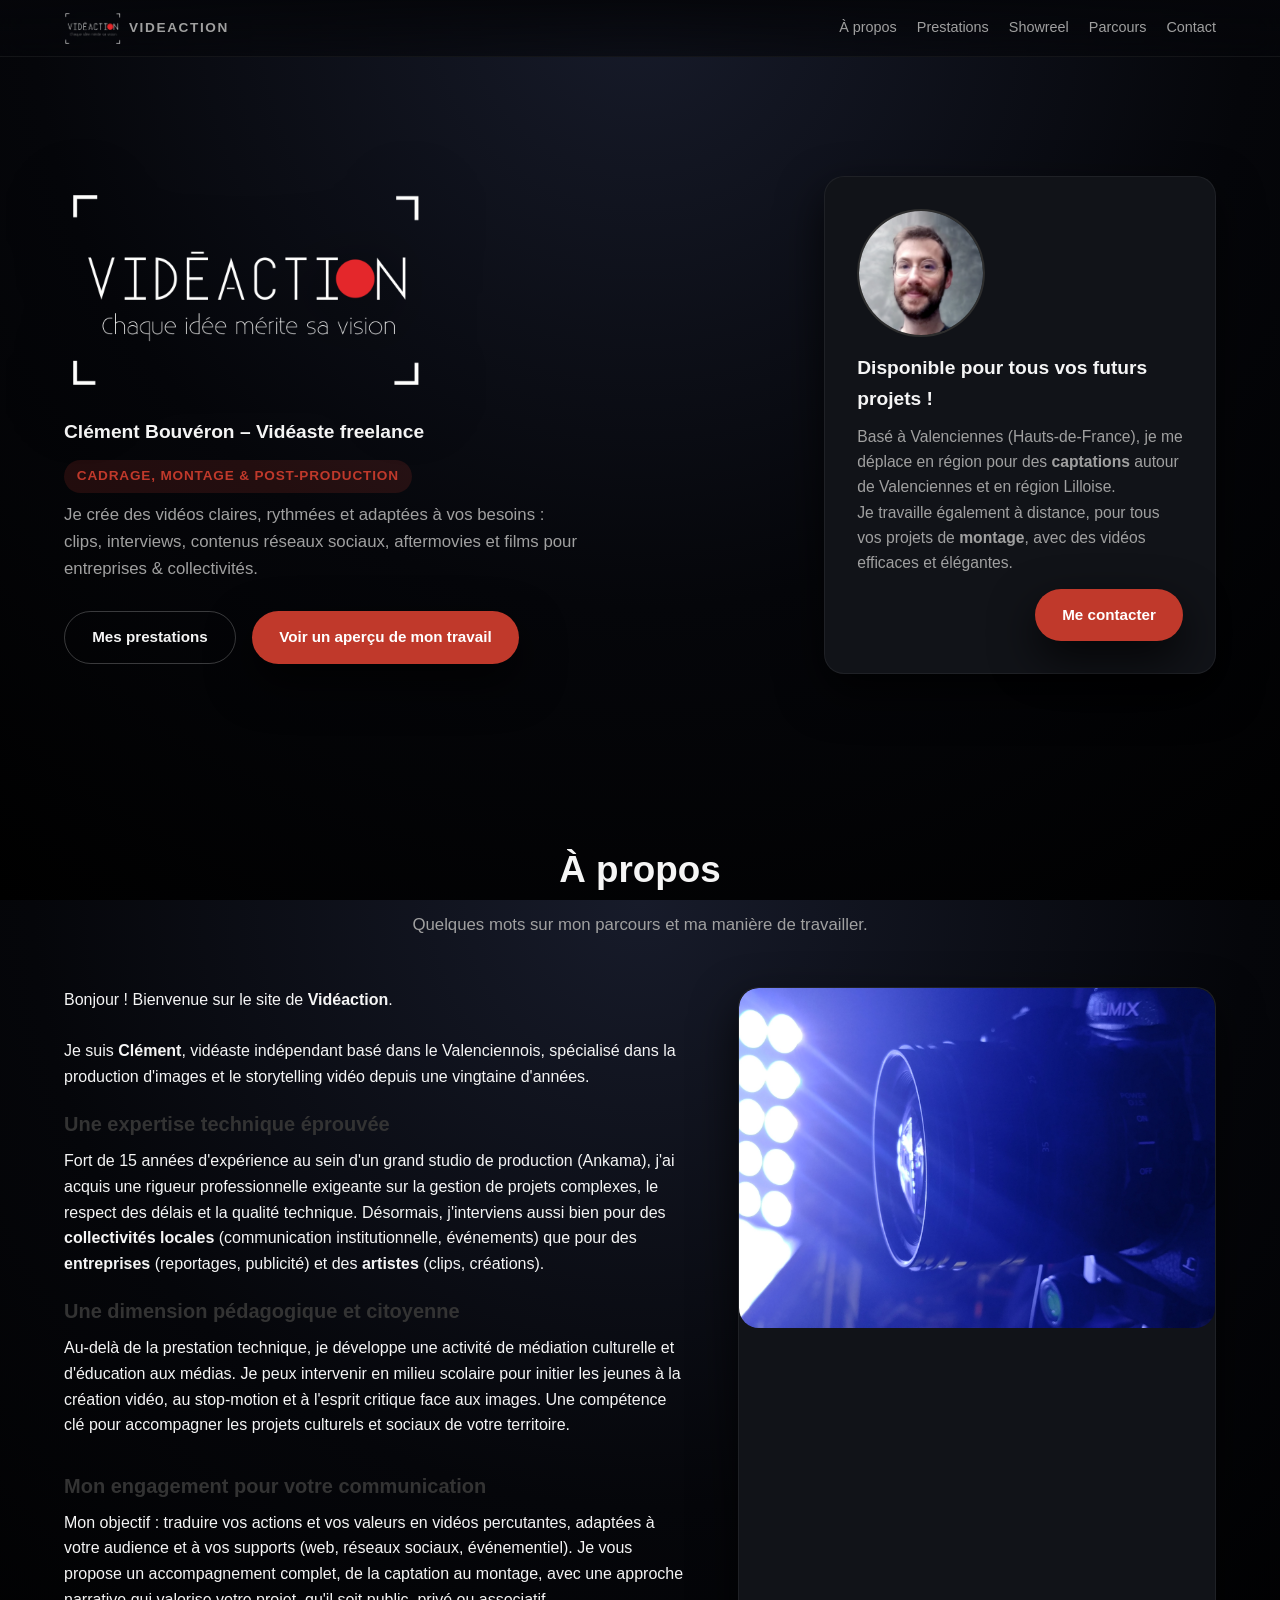
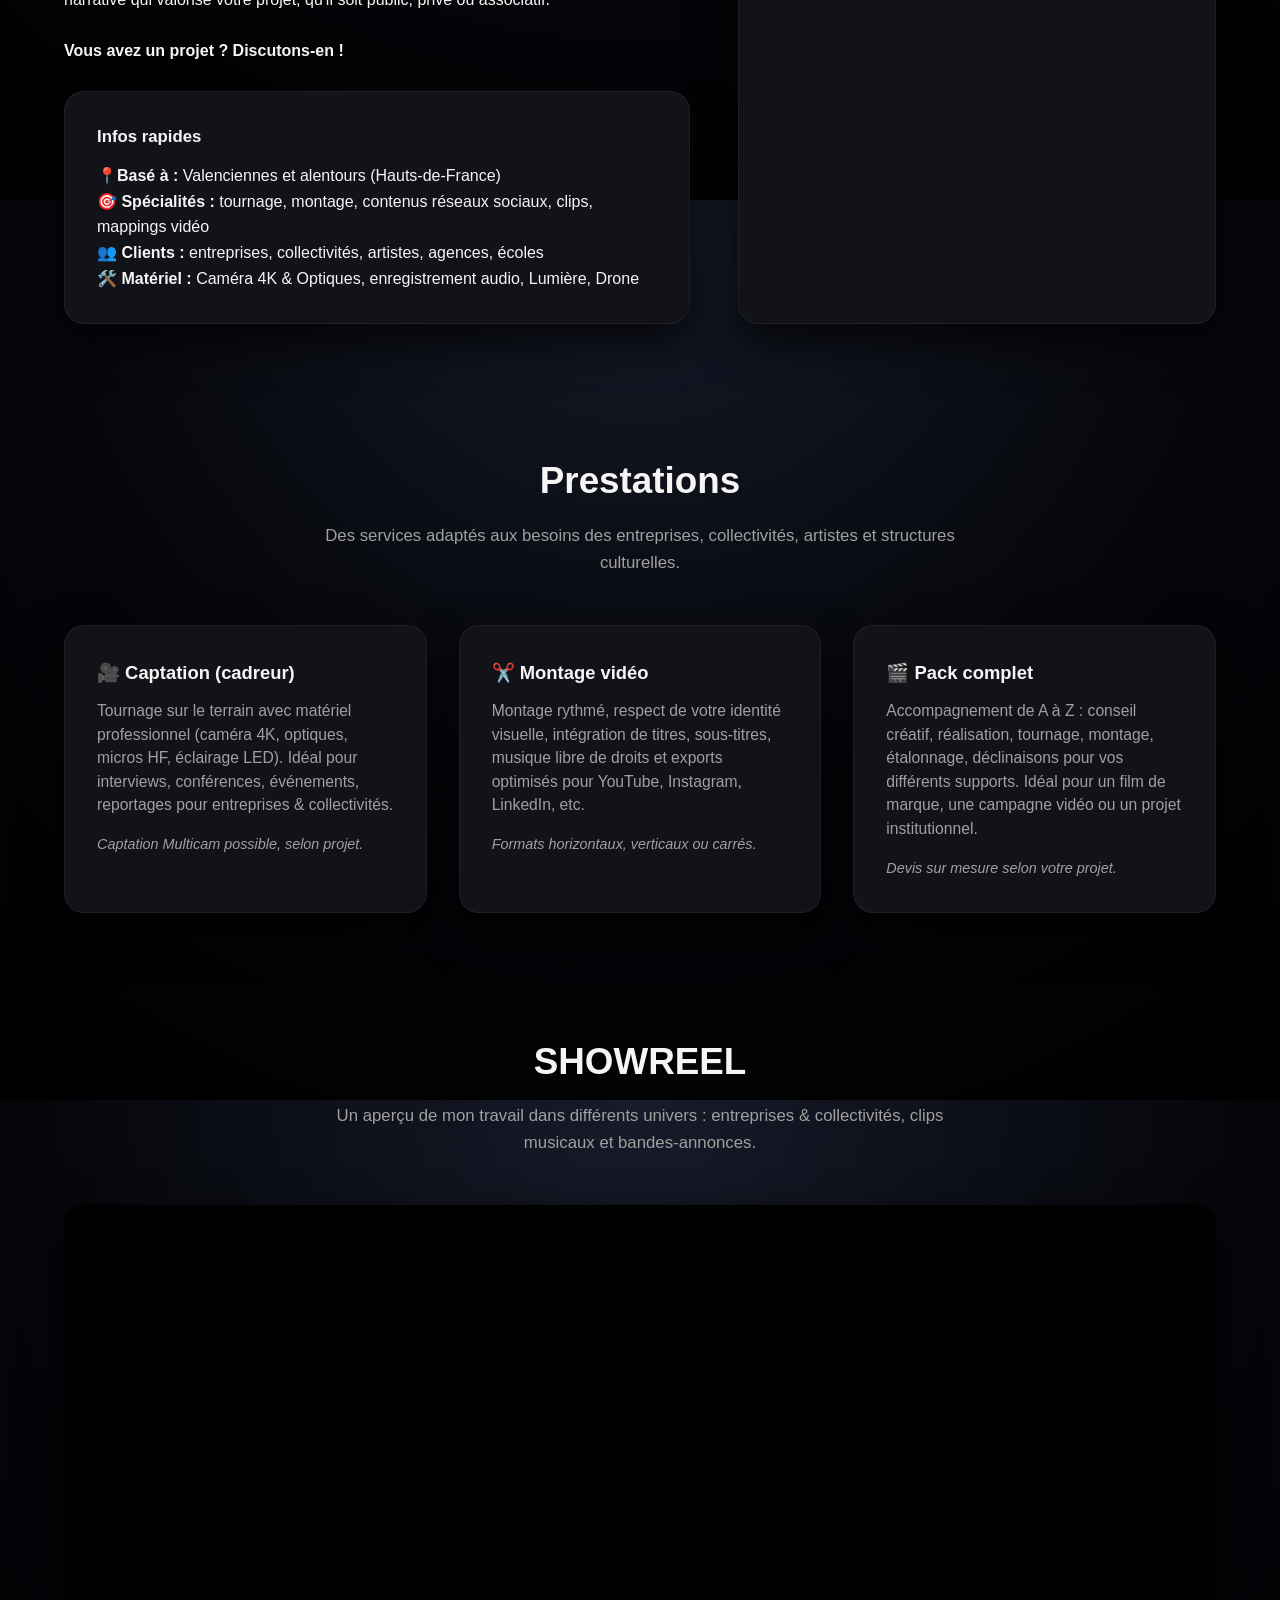
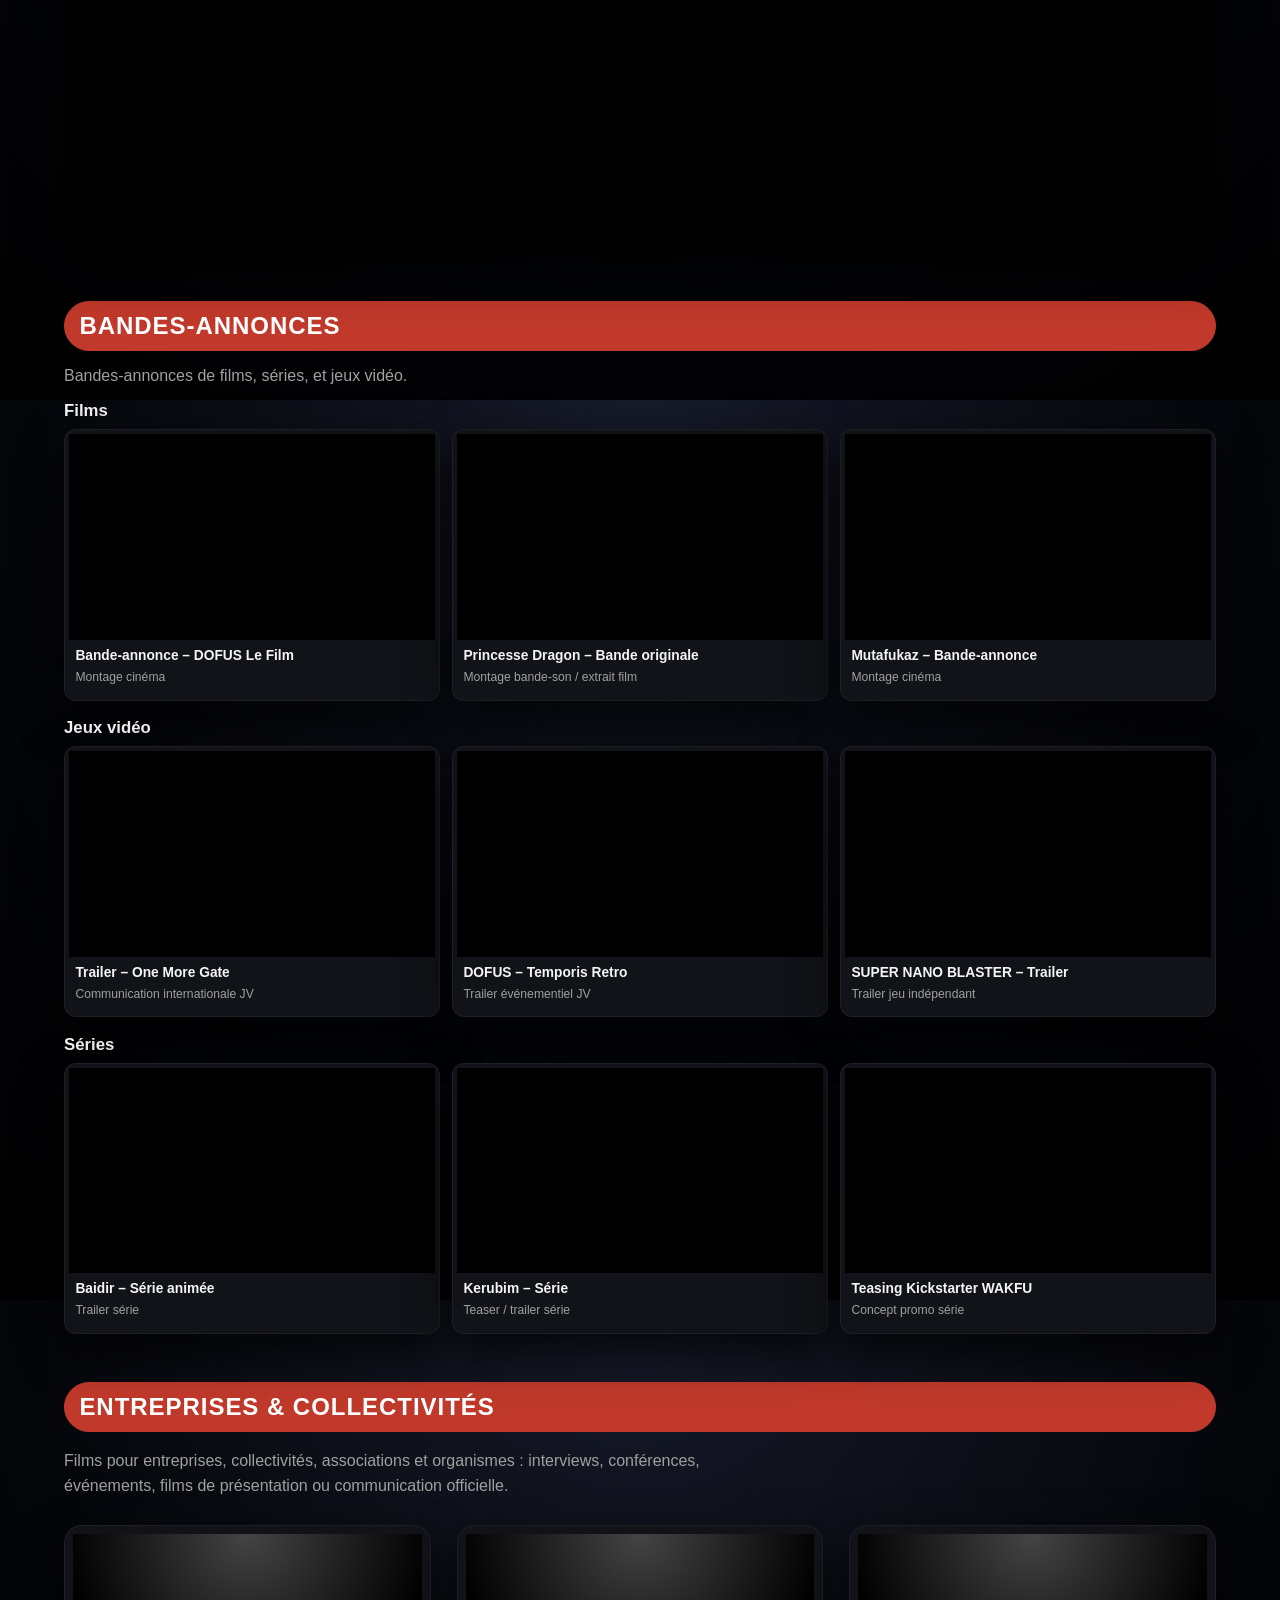
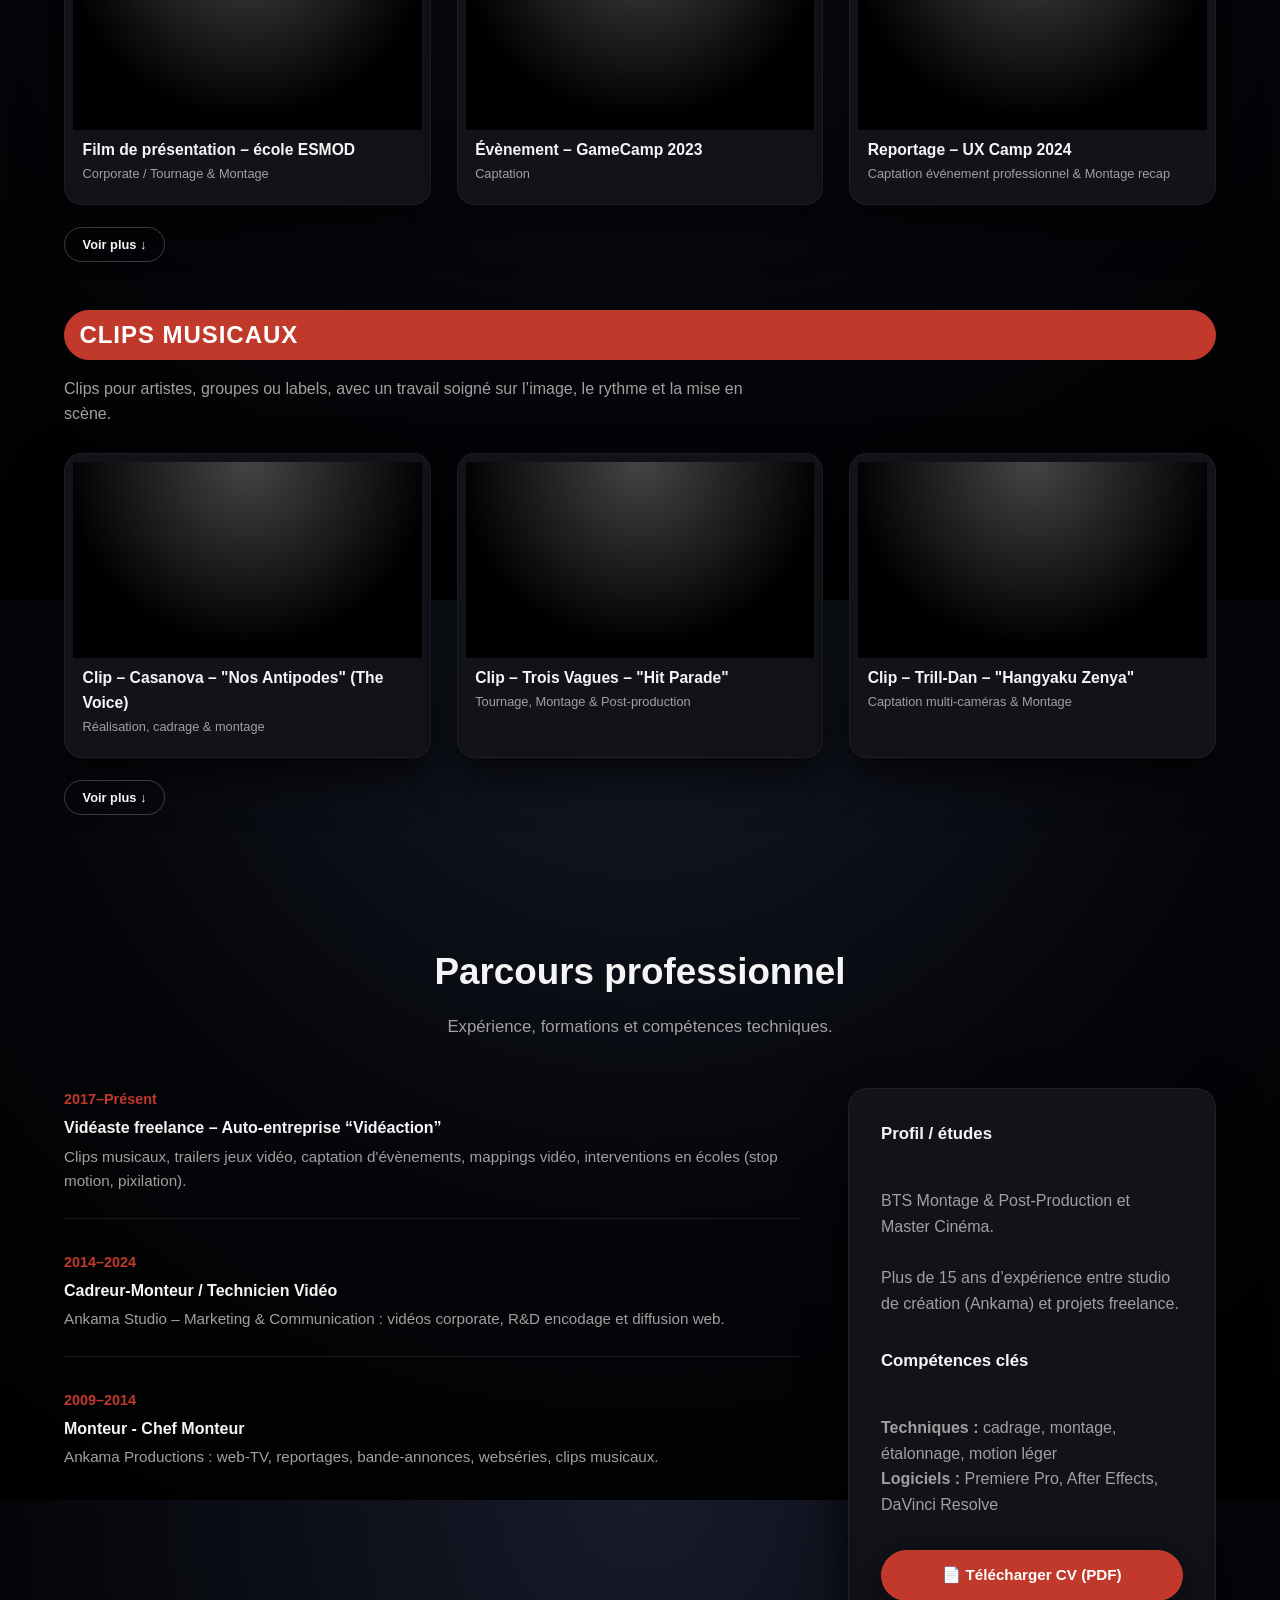
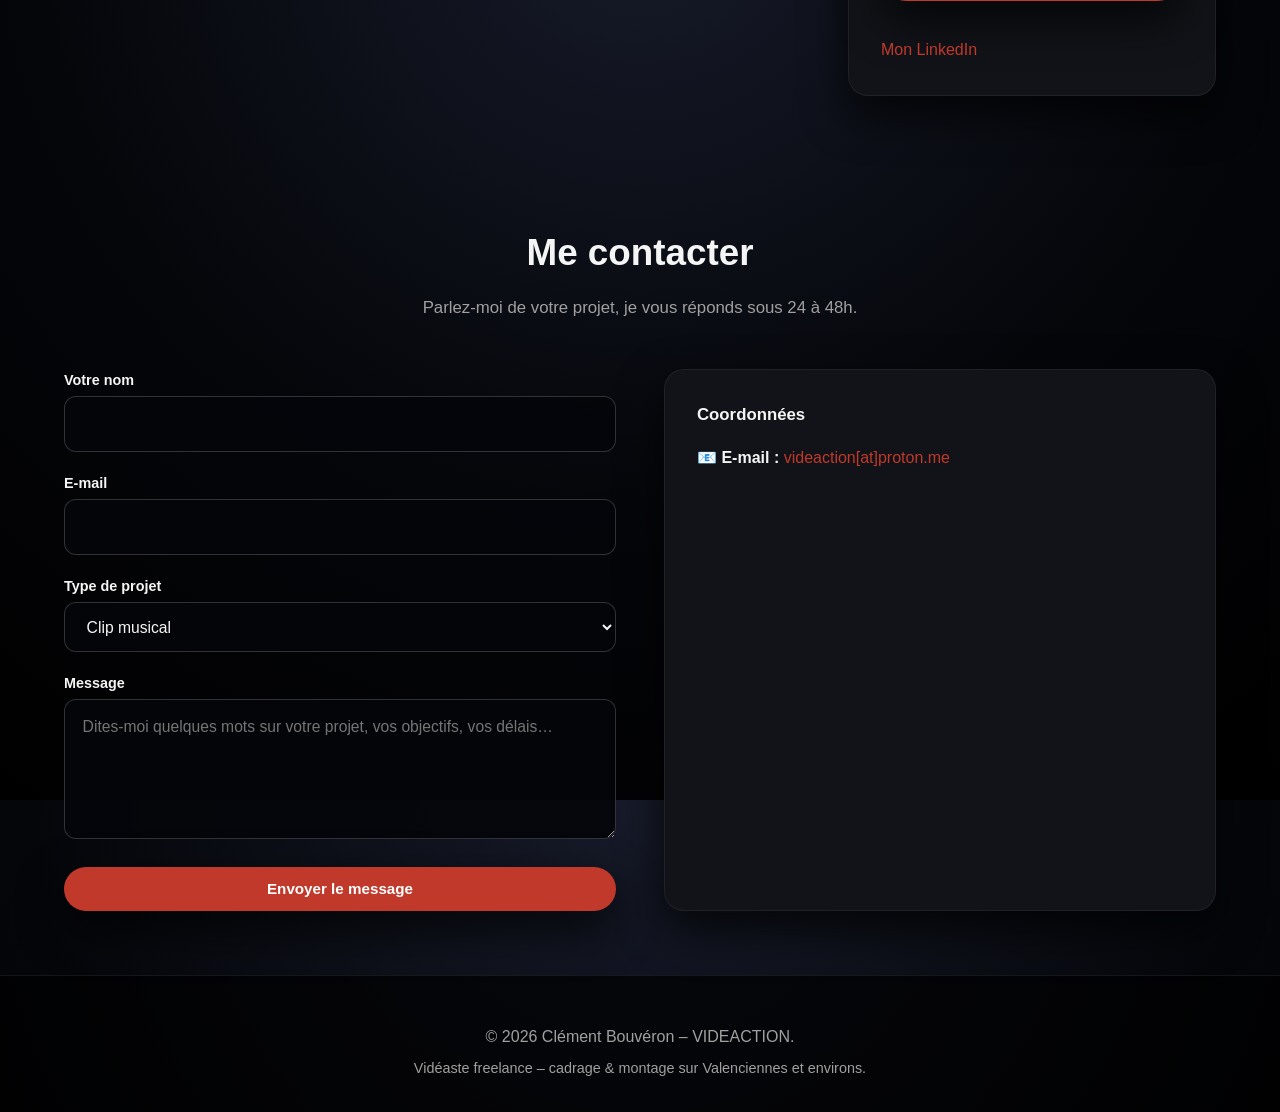
<file: index.html>
<!DOCTYPE html>
<html lang="fr">
<head>
  <meta charset="UTF-8">
  <title>Clément Bouvéron – Vidéaste freelance (cadreur & monteur)</title>
  <meta name="viewport" content="width=device-width, initial-scale=1">
  <meta name="description" content="Clément Bouvéron, vidéaste freelance spécialisé en cadrage et montage, basé à Valenciennes. Showreel, prestations, CV et contact.">

  <!-- Open Graph -->
  <meta property="og:title" content="Clément Bouvéron – Vidéaste freelance (cadreur & monteur)">
  <meta property="og:description" content="Vidéaste freelance basé à Valenciennes : clips, corporate, aftermovies, bandes-annonces. Showreel, prestations et contact.">
  <meta property="og:type" content="website">
  <meta property="og:image" content="logo-videaction.png">
  <meta property="og:url" content="https://videaction.github.io/">

  <link rel="icon" href="data:image/svg+xml,<svg xmlns='http://www.w3.org/2000/svg' viewBox='0 0 100 100'><text y='.9em' font-size='90'>🎥</text></svg>'">

  <!-- Wistia player global -->
  <script src="https://fast.wistia.com/player.js" async></script>

  <!-- Données structurées Person (SEO local) -->
  <script type="application/ld+json">
  {
    "@context": "https://schema.org",
    "@type": "Person",
    "name": "Clément Bouvéron",
    "jobTitle": "Vidéaste freelance",
    "address": {
      "@type": "PostalAddress",
      "addressLocality": "Valenciennes",
      "addressRegion": "Hauts-de-France",
      "addressCountry": "FR"
    }
  }
  </script>

  <!-- CSS externalisé -->
  <link rel="stylesheet" href="styles.css">
</head>

<body id="top">
  <!-- HEADER -->
  <div class="site-header">
    <div class="site-header-inner">
      <div class="logo-block">
        <a href="#top" class="logo-link">
          <img src="logo-videaction.png" alt="Logo VIDEACTION - Clément Bouvéron vidéaste" class="logo-img">
          <span class="logo-text">VIDEACTION</span>
        </a>
      </div>
      <nav class="main-nav" aria-label="Navigation principale">
        <a href="#about">À propos</a>
        <a href="#services">Prestations</a>
        <a href="#showreel">Showreel</a>
        <a href="#cv">Parcours</a>
        <a href="#contact">Contact</a>
      </nav>
    </div>
  </div>

  <!-- HERO -->
  <header>
    <div class="container">
      <div class="hero">
        <div>
          <div class="hero-logo-large">
            <a href="#top">
              <img src="logo-videaction.png" alt="Logo VIDEACTION - Clément Bouvéron vidéaste" class="hero-logo-img">
            </a>
          </div>
          <div class="hero-name-tag-row">
            <p class="hero-subtitle-name">Clément Bouvéron – Vidéaste freelance</p>
          </div>
          <p class="role-tag">Cadrage, Montage &amp; Post-Production</p>
          <p class="hero-subtitle">
            Je crée des vidéos claires, rythmées et adaptées à vos besoins : clips, interviews, contenus réseaux sociaux, aftermovies et films pour entreprises & collectivités.
          </p>
          <div class="hero-buttons">
            <a href="#services" class="btn btn-secondary">Mes prestations</a>
            <a href="#showreel" class="btn btn-primary">Voir un aperçu de mon travail</a>
          </div>
        </div>

        <div class="card profile-card">
          <div class="profile-photo-wrapper">
            <img src="photo-clement.png" alt="Portrait de Clément Bouvéron, vidéaste" class="profile-photo">
          </div>
          <div class="profile-text-and-cta">
            <div>
              <h2 class="profile-title">Disponible pour tous vos futurs projets !</h2>
              <p class="profile-intro">
                Basé à Valenciennes (Hauts-de-France), je me déplace en région pour des <strong>captations</strong> autour de Valenciennes et en région Lilloise.<br>
                Je travaille également à distance, pour tous vos projets de <strong>montage</strong>, avec des vidéos efficaces et élégantes.
              </p>
            </div>
            <a href="#contact" class="btn btn-primary profile-cta-btn">Me contacter</a>
          </div>
        </div>
      </div>
    </div>
  </header>

  <main>
    <!-- À propos -->
    <section id="about">
      <div class="container">
        <h2 class="section-title">À propos</h2>
        <p class="section-subtitle">
          Quelques mots sur mon parcours et ma manière de travailler.
        </p>
        <div class="about-grid">
          <div>
            <!-- Début du bloc de style pour la mise en forme -->
<style>
  .intro-section p {
    margin-bottom: 1.2rem; /* Espace entre les paragraphes normaux */
    line-height: 1.6; /* Meilleure lisibilité */
  }
  .intro-title {
    display: block; /* Force le titre à aller à la ligne */
    font-size: 1.25em; /* Titre plus gros que le texte normal */
    font-weight: 700; /* Gras renforcé */
    margin-bottom: 0.5rem; /* Espace entre le titre et le texte qui suit */
    color: #333; /* Couleur légèrement plus foncée (optionnel) */
  }
  .intro-last {
    margin-top: 2rem; /* Grand espace avant le dernier paragraphe */
    font-weight: 500; /* Légèrement plus gras pour la conclusion */
  }
</style>
<!-- Fin du bloc de style -->

<div class="intro-section">
  <p>
    Bonjour ! Bienvenue sur le site de <strong>Vidéaction</strong>.<br><br>
    Je suis <strong>Clément</strong>, vidéaste indépendant basé dans le Valenciennois, spécialisé dans la production d'images et le storytelling vidéo depuis une vingtaine d'années.
  </p>

  <p>
    <span class="intro-title">Une expertise technique éprouvée</span>
    Fort de 15 années d'expérience au sein d'un grand studio de production (Ankama), j'ai acquis une rigueur professionnelle exigeante sur la gestion de projets complexes, le respect des délais et la qualité technique. Désormais, j'interviens aussi bien pour des <strong>collectivités locales</strong> (communication institutionnelle, événements) que pour des <strong>entreprises</strong> (reportages, publicité) et des <strong>artistes</strong> (clips, créations).
  </p>

  <p>
    <span class="intro-title">Une dimension pédagogique et citoyenne</span>
    Au-delà de la prestation technique, je développe une activité de médiation culturelle et d'éducation aux médias. Je peux intervenir en milieu scolaire pour initier les jeunes à la création vidéo, au stop-motion et à l'esprit critique face aux images. Une compétence clé pour accompagner les projets culturels et sociaux de votre territoire.
  </p>

  <p class="intro-last">
    <span class="intro-title">Mon engagement pour votre communication</span>
    Mon objectif : traduire vos actions et vos valeurs en vidéos percutantes, adaptées à votre audience et à vos supports (web, réseaux sociaux, événementiel). Je vous propose un accompagnement complet, de la captation au montage, avec une approche narrative qui valorise votre projet, qu'il soit public, privé ou associatif.<br><br>
    <strong>Vous avez un projet ? Discutons-en !</strong>
  </p>
</div>
</p>
            <div class="card about-infos-card">
              <p class="about-infos-title">Infos rapides</p>
              <p><strong>📍Basé à :</strong> Valenciennes et alentours (Hauts-de-France)</p>
              <p><strong>🎯 Spécialités :</strong> tournage, montage, contenus réseaux sociaux, clips, mappings vidéo</p>
              <p><strong>👥 Clients :</strong> entreprises, collectivités, artistes, agences, écoles</p>
              <p><strong>🛠️ Matériel :</strong> Caméra 4K &amp; Optiques, enregistrement audio, Lumière, Drone</p>
            </div>
          </div>

          <div class="card about-photo-card">
            <div class="about-photo-wrapper">
              <img src="photo-tournage.jpg" alt="Clément Bouvéron en tournage vidéo" class="about-photo">
            </div>
          </div>
        </div>
      </div>
    </section>

    <!-- Prestations -->
    <section id="services">
      <div class="container">
        <h2 class="section-title">Prestations</h2>
        <p class="section-subtitle">
          Des services adaptés aux besoins des entreprises, collectivités, artistes et structures culturelles.
        </p>

        <div class="services-grid">
          <div class="card">
            <p class="service-title">🎥 Captation (cadreur)</p>
            <p class="service-desc">
              Tournage sur le terrain avec matériel professionnel (caméra 4K, optiques, micros HF, éclairage LED).
              Idéal pour interviews, conférences, événements, reportages pour entreprises &amp; collectivités.
            </p>
            <p class="service-meta">Captation Multicam possible, selon projet.</p>
          </div>

          <div class="card">
            <p class="service-title">✂️ Montage vidéo</p>
            <p class="service-desc">
              Montage rythmé, respect de votre identité visuelle, intégration de titres, sous-titres, musique libre de droits et exports optimisés pour YouTube, Instagram, LinkedIn, etc.
            </p>
            <p class="service-meta">Formats horizontaux, verticaux ou carrés.</p>
          </div>

          <div class="card">
            <p class="service-title">🎬 Pack complet</p>
            <p class="service-desc">
              Accompagnement de A à Z : conseil créatif, réalisation, tournage, montage, étalonnage, déclinaisons pour vos différents supports.
              Idéal pour un film de marque, une campagne vidéo ou un projet institutionnel.
            </p>
            <p class="service-meta">Devis sur mesure selon votre projet.</p>
          </div>
        </div>
      </div>
    </section>

    <!-- Showreel + Projets -->
    <section id="showreel">
      <div class="container">
        <h2 class="section-title">SHOWREEL</h2>
        <p class="section-subtitle">
          Un aperçu de mon travail dans différents univers : entreprises &amp; collectivités, clips musicaux et bandes-annonces.
        </p>

        <!-- Showreel Wistia -->
        <div class="video-wrapper">
          <script src="https://fast.wistia.com/embed/cf88q5fgww.js" defer type="module"></script>
          <wistia-player media-id="cf88q5fgww" aspect="1.7777777777777777"></wistia-player>
        </div>

        <!-- Bandes-annonces -->
        <h3 class="showreel-subsection-title">Bandes-annonces</h3>
        <p class="ba-subtitle">Bandes-annonces de films, séries, et jeux vidéo.</p>

        <!-- Films -->
        <h4 class="ba-subheading">Films</h4>
        <div class="projects-grid ba-grid">
          <div class="project-card ba-card">
            <div class="project-thumb yt-thumb">
              <div class="thumb-image" style="background-image:url('https://img.youtube.com/vi/8IN7a0GNNJw/hqdefault.jpg');"></div>
              <div class="thumb-play">▶</div>
            </div>
            <div class="project-body">
              <p class="project-title">Bande-annonce – DOFUS Le Film</p>
              <p class="project-type">Montage cinéma</p>
            </div>
          </div>

          <div class="project-card ba-card">
            <div class="project-thumb yt-thumb">
              <div class="thumb-image" style="background-image:url('https://img.youtube.com/vi/_SoUNNF11pw/hqdefault.jpg');"></div>
              <div class="thumb-play">▶</div>
            </div>
            <div class="project-body">
              <p class="project-title">Princesse Dragon – Bande originale</p>
              <p class="project-type">Montage bande-son / extrait film</p>
            </div>
          </div>

          <div class="project-card ba-card">
            <div class="project-thumb yt-thumb">
              <div class="thumb-image" style="background-image:url('https://img.youtube.com/vi/TXgVY7IVljM/hqdefault.jpg');"></div>
              <div class="thumb-play">▶</div>
            </div>
            <div class="project-body">
              <p class="project-title">Mutafukaz – Bande-annonce</p>
              <p class="project-type">Montage cinéma</p>
            </div>
          </div>
        </div>

        <!-- Jeux vidéo -->
        <h4 class="ba-subheading ba-subheading--spaced">Jeux vidéo</h4>
        <div class="projects-grid ba-grid">
          <div class="project-card ba-card">
            <div class="project-thumb yt-thumb">
              <div class="thumb-image" style="background-image:url('https://img.youtube.com/vi/Ic3_MAQ77u0/hqdefault.jpg');"></div>
              <div class="thumb-play">▶</div>
            </div>
            <div class="project-body">
              <p class="project-title">Trailer – One More Gate</p>
              <p class="project-type">Communication internationale JV</p>
            </div>
          </div>

          <div class="project-card ba-card">
            <div class="project-thumb yt-thumb">
              <div class="thumb-image" style="background-image:url('https://img.youtube.com/vi/b-lrH2-JKj8/hqdefault.jpg');"></div>
              <div class="thumb-play">▶</div>
            </div>
            <div class="project-body">
              <p class="project-title">DOFUS – Temporis Retro</p>
              <p class="project-type">Trailer événementiel JV</p>
            </div>
          </div>

          <div class="project-card ba-card">
            <div class="project-thumb yt-thumb">
              <div class="thumb-image" style="background-image:url('https://img.youtube.com/vi/qa3eG3KYRJ4/hqdefault.jpg');"></div>
              <div class="thumb-play">▶</div>
            </div>
            <div class="project-body">
              <p class="project-title">SUPER NANO BLASTER – Trailer</p>
              <p class="project-type">Trailer jeu indépendant</p>
            </div>
          </div>
        </div>

        <!-- Séries -->
        <h4 class="ba-subheading ba-subheading--spaced">Séries</h4>
        <div class="projects-grid ba-grid">
          <div class="project-card ba-card">
            <div class="project-thumb yt-thumb">
              <div class="thumb-image" style="background-image:url('https://img.youtube.com/vi/fJRGLJv2PnI/hqdefault.jpg');"></div>
              <div class="thumb-play">▶</div>
            </div>
            <div class="project-body">
              <p class="project-title">Baidir – Série animée</p>
              <p class="project-type">Trailer série</p>
            </div>
          </div>

          <div class="project-card ba-card">
            <div class="project-thumb yt-thumb">
              <div class="thumb-image" style="background-image:url('https://img.youtube.com/vi/EvfrNKvEgqY/hqdefault.jpg');"></div>
              <div class="thumb-play">▶</div>
            </div>
            <div class="project-body">
              <p class="project-title">Kerubim – Série</p>
              <p class="project-type">Teaser / trailer série</p>
            </div>
          </div>

          <div class="project-card ba-card">
            <div class="project-thumb yt-thumb">
              <div class="thumb-image" style="background-image:url('https://img.youtube.com/vi/Wc8Z_o1xQOc/hqdefault.jpg');"></div>
              <div class="thumb-play">▶</div>
            </div>
            <div class="project-body">
              <p class="project-title">Teasing Kickstarter WAKFU</p>
              <p class="project-type">Concept promo série</p>
            </div>
          </div>
        </div>

        <!-- Entreprises & Collectivités -->
        <h3 class="showreel-subsection-title showreel-subsection-title--spaced">
          Entreprises &amp; Collectivités
        </h3>
        <p class="showreel-subsection-text">
          Films pour entreprises, collectivités, associations et organismes : interviews, conférences, événements, films de présentation ou communication officielle.
        </p>

        <!-- 3 cartes visibles -->
        <div class="projects-grid">
          <!-- 1 : Wistia z2lm1s83tp -->
          <div class="project-card">
            <div class="project-thumb thumb-overlay">
              <script src="https://fast.wistia.com/embed/z2lm1s83tp.js" defer type="module"></script>
              <wistia-player media-id="z2lm1s83tp" aspect="1.7777777777777777"></wistia-player>
              <div class="thumb-play">▶</div>
            </div>
            <div class="project-body">
              <p class="project-title">Film de présentation – école ESMOD</p>
              <p class="project-type">Corporate / Tournage &amp; Montage</p>
            </div>
          </div>

          <!-- 2 : YouTube dKBiMblJibs -->
          <div class="project-card">
            <div class="project-thumb yt-thumb">
              <div class="thumb-image" style="background-image:url('https://img.youtube.com/vi/dKBiMblJibs/hqdefault.jpg');"></div>
              <div class="thumb-play">▶</div>
            </div>
            <div class="project-body">
              <p class="project-title">Évènement – GameCamp 2023</p>
              <p class="project-type">Captation</p>
            </div>
          </div>

          <!-- 3 : Wistia 94u3wxyxyd -->
          <div class="project-card">
            <div class="project-thumb thumb-overlay">
              <script src="https://fast.wistia.com/embed/94u3wxyxyd.js" defer type="module"></script>
              <wistia-player media-id="94u3wxyxyd" aspect="1.7777777777777777"></wistia-player>
              <div class="thumb-play">▶</div>
            </div>
            <div class="project-body">
              <p class="project-title">Reportage – UX Camp 2024</p>
              <p class="project-type">Captation événement professionnel &amp; Montage recap</p>
            </div>
          </div>
        </div>

        <!-- 3 nouvelles vidéos en "voir plus" -->
        <div class="projects-grid hidden" id="more-business">
          <!-- 4 : YouTube 9PH4y-OErDo -->
          <div class="project-card">
            <div class="project-thumb yt-thumb">
              <div class="thumb-image" style="background-image:url('https://img.youtube.com/vi/9PH4y-OErDo/hqdefault.jpg');"></div>
              <div class="thumb-play">▶</div>
            </div>
            <div class="project-body">
              <p class="project-title">Making-Of "Animez Moi" (Fête de l'Anim')</p>
              <p class="project-type">Reportage / Evènement</p>
            </div>
          </div>

          <!-- 5 : Vimeo 480555642 -->
          <div class="project-card">
            <div class="project-thumb vimeo-thumb" data-vimeo-id="480555642">
              <div class="thumb-image" style="background-image:url('https://i.vimeocdn.com/video/998007454-c4767bed4407ce4370ed891f95199cabc5d8b9bc460bf8a8ecabb7acf6c54bb8-d_1920x1080?region=us');"></div>
              <div class="thumb-play">▶</div>
            </div>
            <div class="project-body">
              <p class="project-title">Mapping Hospice Comtesse</p>
              <p class="project-type">Montage / Film de présentation</p>
            </div>
          </div>

          <!-- 6 : Wistia hxnfjv3lup -->
          <div class="project-card">
            <div class="project-thumb thumb-overlay">
              <script src="https://fast.wistia.com/embed/hxnfjv3lup.js" defer type="module"></script>
              <wistia-player media-id="hxnfjv3lup" aspect="1.7777777777777777"></wistia-player>
              <div class="thumb-play">▶</div>
            </div>
            <div class="project-body">
              <p class="project-title">Film Corporate - ANKAMA RSE</p>
              <p class="project-type">Cadrage &amp; Montage - Communication B2B</p>
            </div>
          </div>
        </div>

        <button class="btn btn-secondary see-more-btn" data-target="#more-business">
          Voir plus ↓
        </button>

        <!-- Clips musicaux -->
        <h3 class="showreel-subsection-title showreel-subsection-title--spaced">
          Clips musicaux
        </h3>
        <p class="showreel-subsection-text">
          Clips pour artistes, groupes ou labels, avec un travail soigné sur l’image, le rythme et la mise en scène.
        </p>

        <!-- 1-3 visibles -->
        <div class="projects-grid">
          <!-- 1 : Casanova -->
          <div class="project-card">
            <div class="project-thumb yt-thumb">
              <div class="thumb-image" style="background-image:url('https://img.youtube.com/vi/HFKDj80Pqrk/hqdefault.jpg');"></div>
              <div class="thumb-play">▶</div>
            </div>
            <div class="project-body">
              <p class="project-title">Clip – Casanova – "Nos Antipodes" (The Voice)</p>
              <p class="project-type">Réalisation, cadrage &amp; montage</p>
            </div>
          </div>

          <!-- 2 : Trois Vagues - Hit Parade -->
          <div class="project-card">
            <div class="project-thumb yt-thumb">
              <div class="thumb-image" style="background-image:url('https://img.youtube.com/vi/XsEYWD5c78k/hqdefault.jpg');"></div>
              <div class="thumb-play">▶</div>
            </div>
            <div class="project-body">
              <p class="project-title">Clip – Trois Vagues – "Hit Parade"</p>
              <p class="project-type">Tournage, Montage &amp; Post‑production</p>
            </div>
          </div>

          <!-- 3 : Trill-Dan - Hangyaku Zenya -->
          <div class="project-card">
            <div class="project-thumb yt-thumb">
              <div class="thumb-image" style="background-image:url('https://img.youtube.com/vi/EfQ5G9iijZ4/hqdefault.jpg');"></div>
              <div class="thumb-play">▶</div>
            </div>
            <div class="project-body">
              <p class="project-title">Clip – Trill-Dan – "Hangyaku Zenya"</p>
              <p class="project-type">Captation multi‑caméras &amp; Montage</p>
            </div>
          </div>
        </div>

        <!-- 4-6 en "voir plus" -->
        <div class="projects-grid hidden" id="more-clips">
          <!-- 4 : À l'ammoniaque -->
          <div class="project-card">
            <div class="project-thumb yt-thumb">
              <div class="thumb-image" style="background-image:url('https://img.youtube.com/vi/AkchxdyLWwI/hqdefault.jpg');"></div>
              <div class="thumb-play">▶</div>
            </div>
            <div class="project-body">
              <p class="project-title">
                Session live – Cover PNL "À l'ammoniaque" – III Vagues
              </p>
              <p class="project-type">Captation multi‑caméras &amp; Montage</p>
            </div>
          </div>

          <!-- 5 : Le Bonheur -->
          <div class="project-card">
            <div class="project-thumb yt-thumb">
              <div class="thumb-image" style="background-image:url('https://img.youtube.com/vi/NJ3a7S3bdgc/hqdefault.jpg');"></div>
              <div class="thumb-play">▶</div>
            </div>
            <div class="project-body">
              <p class="project-title">Clip – "Le Bonheur" – Gauthier Galand &amp; Justine Raux</p>
              <p class="project-type">Réalisation, Tournage &amp; Montage</p>
            </div>
          </div>

          <!-- 6 : TROIS VAGUES - Des gens heureux -->
          <div class="project-card">
            <div class="project-thumb yt-thumb">
              <div class="thumb-image" style="background-image:url('https://img.youtube.com/vi/QwO56nGwaYo/hqdefault.jpg');"></div>
              <div class="thumb-play">▶</div>
            </div>
            <div class="project-body">
              <p class="project-title">Clip – TROIS VAGUES – "Des gens heureux"</p>
              <p class="project-type">Tournage &amp; Montage</p>
            </div>
          </div>
        </div>

        <button class="btn btn-secondary see-more-btn" data-target="#more-clips">
          Voir plus ↓
        </button>
      </div>
    </section>

    <!-- CV -->
    <section id="cv">
      <div class="container">
        <h2 class="section-title">Parcours professionnel</h2>
        <p class="section-subtitle">Expérience, formations et compétences techniques.</p>

        <div class="cv-grid">
          <div>
            <ul class="cv-list">
              <li class="cv-item">
                <p class="cv-year">2017–Présent</p>
                <p class="cv-role">Vidéaste freelance – Auto-entreprise “Vidéaction”</p>
                <p class="cv-place">
                  Clips musicaux, trailers jeux vidéo, captation d'évènements, mappings vidéo,
                  interventions en écoles (stop motion, pixilation).
                </p>
              </li>

              <li class="cv-item">
                <p class="cv-year">2014–2024</p>
                <p class="cv-role">Cadreur-Monteur / Technicien Vidéo</p>
                <p class="cv-place">
                  Ankama Studio – Marketing &amp; Communication : vidéos corporate, R&amp;D encodage et diffusion web.
                </p>
              </li>

              <li class="cv-item">
                <p class="cv-year">2009–2014</p>
                <p class="cv-role">Monteur - Chef Monteur</p>
                <p class="cv-place">
                  Ankama Productions : web-TV, reportages, bande-annonces, webséries, clips musicaux.
                </p>
              </li>
            </ul>
          </div>

          <div class="card cv-card-side">
            <p class="cv-block-title">Profil / études</p>
            <p class="cv-block-text">
              BTS Montage &amp; Post-Production et Master Cinéma.<br><br>
              Plus de 15 ans d’expérience entre studio de création (Ankama) et projets freelance.
            </p>

            <p class="cv-block-title">Compétences clés</p>
            <p class="cv-block-text">
              <strong>Techniques :</strong> cadrage, montage, étalonnage, motion léger<br>
              <strong>Logiciels :</strong> Premiere Pro, After Effects, DaVinci Resolve<br>
            </p>

            <a href="CV.pdf" class="btn btn-primary" download>📄 Télécharger CV (PDF)</a>
            <p class="cv-linkedin">
              <a href="https://www.linkedin.com/in/cbouveron" target="_blank" rel="noopener noreferrer">Mon LinkedIn</a>
            </p>
          </div>
        </div>
      </div>
    </section>

    <!-- Contact -->
    <section id="contact">
      <div class="container">
        <h2 class="section-title">Me contacter</h2>
        <p class="section-subtitle">
          Parlez-moi de votre projet, je vous réponds sous 24 à 48h.
        </p>

        <div class="contact-grid">
          <div>
            <form action="https://api.staticforms.xyz/submit" method="POST">
              <input type="hidden" name="accessKey" value="sf_093e250kki9lfg7d4cinh3lk">
              <input type="hidden" name="email" value="videaction@proton.me">
              <input type="hidden" name="replyTo" value="@">
              <input type="hidden" name="redirectTo" value="https://videaction.github.io/merci.html">
              <input type="text" name="honeypot" class="honeypot">

              <div>
                <label for="name">Votre nom</label>
                <input type="text" id="name" name="name" required>
              </div>

              <div>
                <label for="email">E-mail</label>
                <input type="email" id="email" name="email" required>
              </div>

              <div>
                <label for="project">Type de projet</label>
                <select id="project" name="project">
                  <option>Clip musical</option>
                  <option>Film corporate / institutionnel</option>
                  <option>Événement / aftermovie</option>
                  <option>Contenus réseaux sociaux</option>
                  <option>Autre</option>
                </select>
              </div>

              <div>
                <label for="message">Message</label>
                <textarea id="message" name="message" placeholder="Dites-moi quelques mots sur votre projet, vos objectifs, vos délais…" required></textarea>
              </div>

              <button type="submit" class="btn btn-primary">Envoyer le message</button>
            </form>
          </div>

          <div class="card contact-card-side">
            <p class="contact-title">Coordonnées</p>
            <p><strong>📧 E-mail :</strong> <a href="mailto:videaction@proton.me">videaction[at]proton.me</a></p>
          </div>
        </div>
      </div>
    </section>
  </main>

  <footer>
    <div class="container">
      <p>© <span id="year"></span> Clément Bouvéron – VIDEACTION.</p>
      <p class="footer-subtitle">
        Vidéaste freelance – cadrage &amp; montage sur Valenciennes et environs.
      </p>
    </div>
  </footer>

  <!-- Boutons retour en haut -->
  <button class="back-to-top" id="backToTopBtn" aria-label="Retour en haut de page">
    <span aria-hidden="true">↑</span>
    <div class="back-to-top-tooltip">En haut</div>
  </button>

  <button class="back-to-top-top" id="backToTopTopBtn" aria-label="Retour en haut de page">
    <span aria-hidden="true">↑</span>
    <div class="back-to-top-top-tooltip">En haut</div>
  </button>

  <script>
  // Année dynamique
  document.getElementById('year').textContent = new Date().getFullYear();

  // Scroll doux
  document.querySelectorAll('a[href^="#"]').forEach(anchor => {
    anchor.addEventListener('click', function (e) {
      const href = this.getAttribute('href');
      if (href && href.startsWith('#')) {
        e.preventDefault();
        const target = document.querySelector(href);
        if (target) {
          target.scrollIntoView({ behavior: 'smooth' });
        }
      }
    });
  });

  // Boutons retour en haut
  const backToTopBtn = document.getElementById('backToTopBtn');
  const backToTopTopBtn = document.getElementById('backToTopTopBtn');

  window.addEventListener('scroll', () => {
    const scrollY = window.scrollY;

    backToTopBtn.classList.toggle('show', scrollY > 400);
    backToTopTopBtn.classList.toggle('show', scrollY > 900);
  });

  function scrollToTop(e) {
    e.preventDefault();
    document.querySelector('#top').scrollIntoView({ behavior: 'smooth' });
  }

  backToTopBtn.addEventListener('click', scrollToTop);
  backToTopTopBtn.addEventListener('click', scrollToTop);

  // Boutons "Voir plus"
  document.querySelectorAll('.see-more-btn').forEach(button => {
    button.addEventListener('click', () => {
      const targetSelector = button.getAttribute('data-target');
      const target = document.querySelector(targetSelector);
      if (!target) return;

      const isHidden = target.classList.contains('hidden');
      target.classList.toggle('hidden');
      button.textContent = isHidden ? 'Voir moins ↑' : 'Voir plus ↓';
    });
  });

  // YouTube : thumbnails -> iframe autoplay
  document.querySelectorAll('.project-thumb.yt-thumb').forEach(thumb => {
    thumb.addEventListener('click', () => {
      const imgDiv = thumb.querySelector('.thumb-image');
      if (!imgDiv) return;

      const bg = window.getComputedStyle(imgDiv).backgroundImage;
      const match = bg.match(/\/vi\/([^/]+)\//);
      const id = match && match[1];
      if (!id) return;

      thumb.classList.remove('yt-thumb');
      thumb.innerHTML = `
        <iframe src="https://www.youtube.com/embed/${id}?rel=0&modestbranding=1&playsinline=1&autoplay=1"
                title="YouTube video"
                loading="lazy"
                allow="accelerometer; autoplay; clipboard-write; encrypted-media; gyroscope; picture-in-picture"
                allowfullscreen></iframe>
      `;
    });
  });

  // Wistia : clic sur ▶, overlay retiré pendant la lecture, puis remis en fin
  document.querySelectorAll('.project-thumb.thumb-overlay').forEach(wrapper => {
    const wistiaEl = wrapper.querySelector('wistia-player');
    const thumbPlay = wrapper.querySelector('.thumb-play');
    if (!wistiaEl || !thumbPlay) return;

    const initialOverlayHTML = thumbPlay.outerHTML;
    const initialHasOverlayClass = wrapper.classList.contains('thumb-overlay');

    thumbPlay.style.pointerEvents = 'auto';

    const startPlay = (e) => {
      if (e) e.stopPropagation();
      try {
        wistiaEl.play();
      } catch (err) {}
      thumbPlay.remove();
      wrapper.classList.remove('thumb-overlay');
    };

    thumbPlay.addEventListener('click', startPlay);

    wistiaEl.addEventListener('ended', () => {
      try {
        wistiaEl.currentTime = 0;
        wistiaEl.pause();
      } catch (err) {}

      wrapper.insertAdjacentHTML('beforeend', initialOverlayHTML);
      const newThumbPlay = wrapper.querySelector('.thumb-play');

      if (initialHasOverlayClass) {
        wrapper.classList.add('thumb-overlay');
      }

      if (newThumbPlay) {
        newThumbPlay.style.pointerEvents = 'auto';
        newThumbPlay.addEventListener('click', startPlay);
      }
    });
  });

  // Vimeo : clic sur vignette -> iframe autoplay
  document.querySelectorAll('.project-thumb.vimeo-thumb').forEach(thumb => {
    thumb.addEventListener('click', () => {
      const id = thumb.getAttribute('data-vimeo-id');
      if (!id) return;

      thumb.classList.remove('vimeo-thumb');
      thumb.innerHTML = `
        <iframe src="https://player.vimeo.com/video/${id}?autoplay=1&muted=1"
                title="Vimeo video"
                loading="lazy"
                allow="autoplay; fullscreen; picture-in-picture"
                allowfullscreen></iframe>
      `;
    });
  });
  </script>
</body>
</html>
</file>
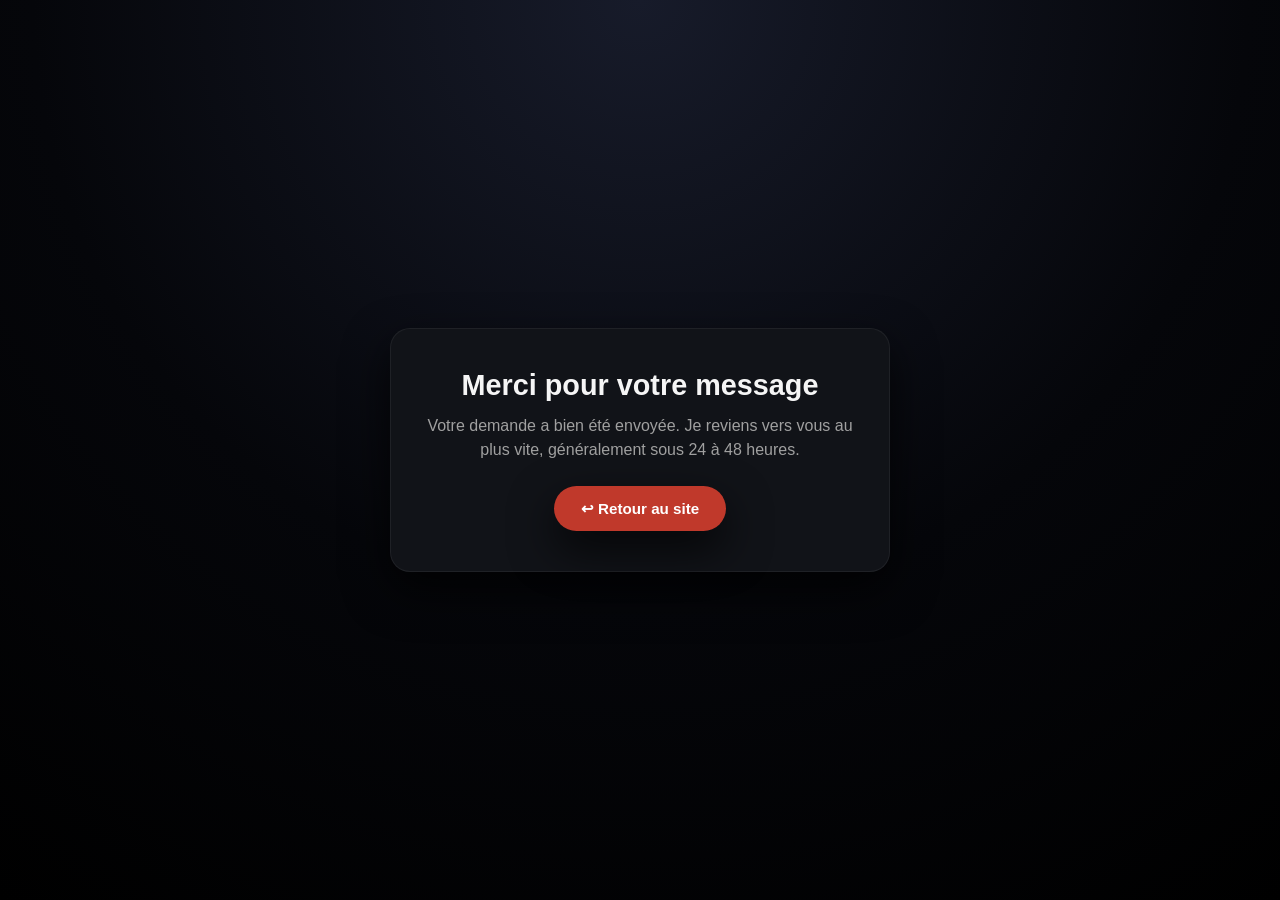
<file: merci.html>
<!DOCTYPE html>
<html lang="fr">
<head>
  <meta charset="UTF-8">
  <title>Merci pour votre message – Clément Bouvéron</title>
  <meta name="viewport" content="width=device-width, initial-scale=1">
  <meta name="description" content="Merci pour votre message. Je vous répondrai dans les plus brefs délais.">
  <style>
    :root {
      --bg: #05060a;
      --text: #f5f5f5;
      --accent: #c0392b;
      --muted: #a0a0a0;
      --card: #111318;
      --shadow: 0 18px 45px rgba(0,0,0,0.75);
    }

    * {
      box-sizing: border-box;
      margin: 0;
      padding: 0;
    }

    body {
      font-family: -apple-system, BlinkMacSystemFont, 'Segoe UI', Inter, sans-serif;
      background: radial-gradient(circle at top, #171b2a 0, #05060a 55%, #000000 100%);
      color: var(--text);
      min-height: 100vh;
      display: flex;
      align-items: center;
      justify-content: center;
      padding: 2rem;
    }

    .card {
      background: var(--card);
      border-radius: 20px;
      padding: 2.5rem 2rem;
      max-width: 500px;
      width: 100%;
      text-align: center;
      box-shadow: var(--shadow);
      border: 1px solid rgba(255,255,255,0.06);
    }

    h1 {
      font-size: 1.8rem;
      margin-bottom: 0.75rem;
    }

    p {
      color: var(--muted);
      margin-bottom: 1.5rem;
      line-height: 1.5;
    }

    a.btn {
      display: inline-flex;
      align-items: center;
      justify-content: center;
      padding: 0.85rem 1.7rem;
      border-radius: 999px;
      background: var(--accent);
      color: #ffffff;
      font-weight: 600;
      font-size: 0.95rem;
      text-decoration: none;
      box-shadow: var(--shadow);
      transition: all 0.2s ease;
    }

    a.btn:hover {
      transform: translateY(-1px);
      box-shadow: 0 22px 55px rgba(0,0,0,0.9);
    }
  </style>
</head>
<body>
  <div class="card">
    <h1>Merci pour votre message</h1>
    <p>
      Votre demande a bien été envoyée. Je reviens vers vous au plus vite,
      généralement sous 24 à 48&nbsp;heures.
    </p>
    <a href="index.html" class="btn">↩︎ Retour au site</a>
  </div>
</body>
</html>
</file>
<file: styles.css>
:root {
  --bg: #05060a;
  --text: #f5f5f5;
  --accent: #c0392b;
  --muted: #a0a0a0;
  --card: #111318;
  --shadow: 0 18px 45px rgba(0,0,0,0.75);
}

* {
  box-sizing: border-box;
  margin: 0;
  padding: 0;
}

html, body {
  height: 100%;
}

body {
  font-family: -apple-system, BlinkMacSystemFont, 'Segoe UI', Inter, sans-serif;
  background: radial-gradient(circle at top, #171b2a 0, #05060a 55%, #000000 100%);
  color: var(--text);
  line-height: 1.6;
  scroll-behavior: smooth;
}

a {
  color: var(--accent);
  text-decoration: none;
}

a:hover {
  opacity: 0.9;
}

.container {
  width: 100%;
  max-width: 1200px;
  margin: 0 auto;
  padding: 0 1.5rem;
}

/* HEADER GLOBAL (logo + nav) */
.site-header {
  position: sticky;
  top: 0;
  z-index: 50;
  backdrop-filter: blur(14px);
  background: linear-gradient(to bottom, rgba(5,6,10,0.95), rgba(5,6,10,0.6));
  border-bottom: 1px solid rgba(255,255,255,0.06);
}

.site-header-inner {
  display: flex;
  align-items: center;
  justify-content: space-between;
  padding: 0.75rem 1.5rem;
  max-width: 1200px;
  margin: 0 auto;
}

.logo-block {
  display: flex;
  align-items: center;
  gap: 0.75rem;
}

.logo-link {
  display: inline-flex;
  align-items: center;
  gap: 0.5rem;
  color: inherit;
}

.logo-img {
  height: 32px;
  width: auto;
  display: block;
}

.logo-text {
  font-weight: 700;
  letter-spacing: 0.12em;
  font-size: 0.85rem;
  text-transform: uppercase;
  color: var(--muted);
}

.main-nav {
  display: flex;
  gap: 1.25rem;
  font-size: 0.9rem;
}

.main-nav a {
  color: var(--muted);
  font-weight: 500;
}

.main-nav a:hover {
  color: var(--text);
}

@media (max-width: 768px) {
  .main-nav {
    display: none;
  }
  .site-header-inner {
    padding-inline: 1rem;
  }
}

/* HERO */
header {
  min-height: 80vh;
  display: flex;
  align-items: center;
  justify-content: center;
  padding: 3rem 0 2rem;
}

.hero {
  display: grid;
  grid-template-columns: minmax(0, 2fr) minmax(0, 1.1fr);
  gap: 3rem;
  align-items: center;
}

@media (max-width: 768px) {
  .hero {
    grid-template-columns: 1fr;
    text-align: center;
    gap: 2rem;
  }
}

.hero-logo-large {
  margin-bottom: 1.8rem;
}

.hero-logo-img {
  max-width: 360px;
  width: 100%;
  height: auto;
  display: block;
  filter: drop-shadow(0 12px 35px rgba(0,0,0,0.8));
}

@media (max-width: 768px) {
  .hero-logo-large {
    display: flex;
    justify-content: center;
  }
}

.hero-name-tag-row {
  display: flex;
  align-items: center;
  gap: 0.75rem;
  margin-bottom: 0.4rem;
  flex-wrap: wrap;
}

@media (max-width: 768px) {
  .hero-name-tag-row {
    justify-content: center;
    text-align: center;
  }
}

.hero-subtitle-name {
  font-size: 1.2rem;
  font-weight: 600;
}

.role-tag {
  display: inline-flex;
  align-items: center;
  padding: 0.35rem 0.8rem;
  font-size: 0.85rem;
  border-radius: 999px;
  background: rgba(192,57,43,0.16);
  color: var(--accent);
  text-transform: uppercase;
  letter-spacing: 0.06em;
  font-weight: 600;
  margin-top: 0.35rem;
}

.hero-subtitle {
  font-size: 1.05rem;
  color: var(--muted);
  margin-top: 0.6rem;
  margin-bottom: 1.75rem;
  max-width: 520px;
}

.hero-buttons {
  display: flex;
  flex-wrap: wrap;
  gap: 1rem;
  margin-top: 1rem;
}

@media (max-width: 768px) {
  .hero-subtitle {
    margin-left: auto;
    margin-right: auto;
  }
  .hero-buttons {
    justify-content: center;
  }
}

.btn {
  display: inline-flex;
  align-items: center;
  justify-content: center;
  padding: 0.85rem 1.7rem;
  border-radius: 999px;
  border: none;
  cursor: pointer;
  font-weight: 600;
  font-size: 0.95rem;
  text-decoration: none;
  transition: all 0.2s ease;
  white-space: nowrap;
}

.btn-primary {
  background: var(--accent);
  color: #ffffff;
  box-shadow: var(--shadow);
}

.btn-primary:hover {
  transform: translateY(-1px);
  box-shadow: 0 22px 55px rgba(0,0,0,0.9);
}

.btn-secondary {
  background: transparent;
  color: var(--text);
  border: 1px solid rgba(255,255,255,0.22);
}

.btn-secondary:hover {
  background: rgba(255,255,255,0.04);
}

/* Focus clavier pour accessibilité */
a:focus-visible,
button:focus-visible,
.btn:focus-visible {
  outline: 2px solid var(--accent);
  outline-offset: 3px;
}

/* SECTIONS */
section {
  padding: 4rem 0;
}

#showreel {
  padding-top: 3.5rem;
  padding-bottom: 4rem;
}

.section-title {
  font-size: clamp(1.5rem, 4vw, 2.3rem);
  margin-bottom: 0.75rem;
  text-align: center;
}

.section-subtitle {
  color: var(--muted);
  margin-bottom: 3rem;
  text-align: center;
  font-size: 1.05rem;
  max-width: 640px;
  margin-left: auto;
  margin-right: auto;
}

/* Cards génériques */
.card {
  background: var(--card);
  border-radius: 20px;
  padding: 2rem;
  box-shadow: var(--shadow);
  border: 1px solid rgba(255,255,255,0.06);
}

/* ABOUT */
.about-grid {
  display: grid;
  gap: 3rem;
}

@media (min-width: 900px) {
  .about-grid {
    grid-template-columns: 1.7fr 1.3fr;
  }
}

.about-photo-card {
  padding: 0;
  overflow: hidden;
}

.about-photo-wrapper {
  width: 100%;
  height: 100%;
  max-height: 340px;
  overflow: hidden;
  border-radius: 20px;
}

.about-photo {
  width: 100%;
  height: 100%;
  object-fit: cover;
  object-position: center;
  display: block;
}

.profile-card {
  display: flex;
  flex-direction: column;
  gap: 1rem;
  align-items: flex-start;
}

.profile-photo-wrapper {
  width: 128px;
  height: 128px;
  border-radius: 999px;
  overflow: hidden;
  border: 2px solid rgba(255,255,255,0.18);
  display: flex;
  align-items: center;
  justify-content: center;
  background: #000;
}

.profile-photo {
  width: 100%;
  height: 100%;
  object-fit: cover;
  object-position: center 0%;
  display: block;
}

.profile-text-and-cta {
  display: flex;
  flex-direction: column;
  gap: 0.9rem;
  width: 100%;
}

.profile-cta-btn {
  align-self: flex-end;
}

.profile-title {
  margin-bottom: 0.6rem;
  font-size: 1.2rem;
}

.profile-intro {
  color: var(--muted);
  font-size: 0.98rem;
}

.about-last-paragraph {
  margin-top: 1.5rem;
}

.about-infos-card {
  margin-top: 1.75rem;
}

.about-infos-title {
  font-weight: 700;
  margin-bottom: 0.75rem;
  font-size: 1.05rem;
}

@media (max-width: 768px) {
  .profile-card {
    align-items: center;
    text-align: center;
  }
  .profile-text-and-cta {
    align-items: center;
    text-align: center;
  }
  .profile-cta-btn {
    align-self: center;
  }
}

/* SHOWREEL / VIDEOS */
.video-wrapper {
  position: relative;
  padding-bottom: 56.25%;
  height: 0;
  overflow: hidden;
  border-radius: 20px;
  box-shadow: var(--shadow);
  margin-bottom: 3rem;
  background: #000;
}

.video-wrapper iframe {
  position: absolute;
  top: 0;
  left: 0;
  width: 100%;
  height: 100%;
  border: 0;
}

.projects-grid {
  display: grid;
  grid-template-columns: repeat(auto-fit, minmax(260px, 1fr));
  gap: 1.6rem;
  margin-top: 1.6rem;
}

.project-card {
  background: var(--card);
  border-radius: 18px;
  overflow: hidden;
  box-shadow: var(--shadow);
  transition: transform 0.3s ease, box-shadow 0.3s ease, border-color 0.2s ease;
  border: 1px solid rgba(255,255,255,0.05);
  padding: 0.5rem 0.5rem 0.7rem;
}

.project-card:hover {
  transform: translateY(-4px);
  box-shadow: 0 18px 45px rgba(0,0,0,0.9);
  border-color: rgba(192,57,43,0.45);
}

.project-thumb {
  background: radial-gradient(circle at top, #444 0, #000 70%);
  aspect-ratio: 16 / 9;
  position: relative;
}

.project-thumb iframe {
  width: 100%;
  height: 100%;
  border: 0;
  display: block;
}

.project-body {
  padding: 0.45rem 0.6rem 0.5rem;
}

.project-title {
  font-weight: 700;
  margin-bottom: 0.12rem;
  font-size: 0.98rem;
}

.project-type {
  font-size: 0.8rem;
  color: var(--muted);
}

/* Variantes Bandes-annonces */
.projects-grid.ba-grid {
  grid-template-columns: repeat(auto-fit, minmax(220px, 1fr));
  gap: 0.75rem;
  margin-top: 0.25rem;
}

.project-card.ba-card {
  border-radius: 12px;
  padding: 0.25rem 0.25rem 0.4rem;
}

.project-card.ba-card .project-thumb {
  aspect-ratio: 16 / 9;
  background: #000;
}

.project-card.ba-card .project-body {
  padding: 0.3rem 0.4rem 0.35rem;
}

.project-card.ba-card .project-title {
  font-size: 0.86rem;
  margin-bottom: 0.08rem;
}

.project-card.ba-card .project-type {
  font-size: 0.76rem;
}

.ba-subtitle {
  color: var(--muted);
  margin-bottom: 0.5rem;
  max-width: 700px;
}

.ba-subheading {
  font-size: 1.05rem;
  margin-top: 0.6rem;
  margin-bottom: 0.2rem;
}

.ba-subheading--spaced {
  margin-top: 0.9rem;
}

/* Barres rouges pour titres de sous-sections */
.showreel-subsection-title {
  display: block;
  padding: 0.3rem 0.9rem;
  border: 1px solid var(--accent);
  border-radius: 999px;
  text-transform: uppercase;
  letter-spacing: 0.04em;
  background: var(--accent);
  color: #ffffff;
  font-size: 1.5rem;
  margin-bottom: 0.75rem;
}

.showreel-subsection-title--spaced {
  margin-top: 3rem;
  margin-bottom: 1rem;
}

.showreel-subsection-text {
  color: var(--muted);
  margin-bottom: 1.1rem;
  max-width: 700px;
}

/* SERVICES */
.services-grid {
  display: grid;
  grid-template-columns: repeat(auto-fit, minmax(280px, 1fr));
  gap: 2rem;
}

.service-title {
  font-weight: 700;
  margin-bottom: 0.75rem;
  font-size: 1.15rem;
}

.service-desc {
  color: var(--muted);
  margin-bottom: 1rem;
  line-height: 1.5;
  font-size: 0.98rem;
}

.service-meta {
  font-size: 0.9rem;
  color: var(--muted);
  font-style: italic;
}

/* CV */
.cv-grid {
  display: grid;
  gap: 3rem;
}

@media (min-width: 800px) {
  .cv-grid {
    grid-template-columns: 2fr 1fr;
  }
}

.cv-list {
  list-style: none;
}

.cv-item {
  margin-bottom: 2rem;
  padding-bottom: 1.5rem;
  border-bottom: 1px solid rgba(255,255,255,0.08);
}

.cv-item:last-child {
  border-bottom: none;
}

.cv-year {
  font-size: 0.9rem;
  color: var(--accent);
  font-weight: 600;
  margin-bottom: 0.25rem;
}

.cv-role {
  font-weight: 700;
  margin-bottom: 0.25rem;
}

.cv-place {
  font-size: 0.95rem;
  color: var(--muted);
}

.cv-card-side {
  display: flex;
  flex-direction: column;
  gap: 1.5rem;
}

.cv-block-title {
  font-weight: 700;
  margin-bottom: 1rem;
  font-size: 1.05rem;
}

.cv-block-text {
  color: var(--muted);
  margin-bottom: 0.5rem;
}

.cv-linkedin {
  margin-top: 0.75rem;
}

/* CONTACT */
.contact-grid {
  display: grid;
  gap: 3rem;
}

@media (min-width: 800px) {
  .contact-grid {
    grid-template-columns: 1fr 1fr;
  }
}

form {
  display: grid;
  gap: 1.25rem;
}

label {
  font-weight: 600;
  margin-bottom: 0.25rem;
  display: block;
  font-size: 0.9rem;
}

input, textarea, select {
  width: 100%;
  padding: 0.9rem 1.1rem;
  border-radius: 12px;
  border: 1px solid rgba(255,255,255,0.18);
  font: inherit;
  font-size: 0.98rem;
  background: rgba(5,6,10,0.9);
  color: var(--text);
  transition: border-color 0.2s ease, background-color 0.2s ease;
}

input:focus, textarea:focus, select:focus {
  outline: none;
  border-color: var(--accent);
  background: rgba(10,12,18,1);
}

textarea {
  min-height: 140px;
  resize: vertical;
}

.honeypot {
  display: none;
}

.contact-card-side .contact-title {
  font-weight: 700;
  margin-bottom: 1rem;
  font-size: 1.05rem;
}

/* FOOTER */
footer {
  padding: 3rem 0 2rem;
  text-align: center;
  color: var(--muted);
  border-top: 1px solid rgba(255,255,255,0.08);
  background: rgba(0,0,0,0.7);
}

.footer-subtitle {
  margin-top: 0.5rem;
  font-size: 0.9rem;
}

/* BOUTONS RETOUR EN HAUT */
.back-to-top,
.back-to-top-top {
  position: fixed;
  width: 44px;
  height: 44px;
  border-radius: 999px;
  border: none;
  background: rgba(0,0,0,0.75);
  color: #fff;
  display: flex;
  align-items: center;
  justify-content: center;
  cursor: pointer;
  box-shadow: 0 14px 35px rgba(0,0,0,0.9);
  opacity: 0;
  visibility: hidden;
  transition: opacity 0.2s ease, visibility 0.2s ease, transform 0.2s ease;
  z-index: 60;
}

.back-to-top {
  bottom: 20px;
  right: 20px;
}

.back-to-top-top {
  top: 60px;
  left: 50%;
  transform: translateX(-50%);
}

.back-to-top:hover {
  transform: translateY(-2px);
  background: rgba(0,0,0,0.9);
}

.back-to-top-top:hover {
  transform: translateX(-50%) translateY(-2px);
  background: rgba(0,0,0,0.9);
}

.back-to-top.show,
.back-to-top-top.show {
  opacity: 1;
  visibility: visible;
}

.back-to-top span,
.back-to-top-top span {
  font-size: 1.3rem;
  line-height: 1;
}

.back-to-top-tooltip,
.back-to-top-top-tooltip {
  position: absolute;
  right: 50%;
  transform: translateX(50%);
  background: rgba(0,0,0,0.9);
  color: #fff;
  padding: 0.25rem 0.6rem;
  border-radius: 999px;
  font-size: 0.7rem;
  white-space: nowrap;
  opacity: 0;
  pointer-events: none;
  transition: opacity 0.2s ease;
}

.back-to-top-tooltip {
  bottom: 52px;
}

.back-to-top-top-tooltip {
  top: 52px;
}

.back-to-top:hover .back-to-top-tooltip,
.back-to-top-top:hover .back-to-top-top-tooltip {
  opacity: 1;
}

/* RESPONSIVE DIVERS */
@media (max-width: 768px) {
  .container {
    padding: 0 1rem;
  }
  section {
    padding: 3.5rem 0;
  }
  .projects-grid,
  .services-grid {
    grid-template-columns: 1fr;
  }
  .back-to-top {
    bottom: 16px;
    right: 16px;
  }
  .back-to-top-top {
    top: 56px;
  }
}

/* Placeholders Wistia */
wistia-player[media-id='cf88q5fgww']:not(:defined),
wistia-player[media-id='z2lm1s83tp']:not(:defined),
wistia-player[media-id='94u3wxyxyd']:not(:defined),
wistia-player[media-id='hxnfjv3lup']:not(:defined) {
  background: center / contain no-repeat url('https://fast.wistia.com/embed/medias/cf88q5fgww/swatch');
  display: block;
  filter: blur(5px);
  padding-top: 56.25%;
}

/* Show more / less */
.hidden {
  display: none;
}

.see-more-btn {
  margin-top: 1.4rem;
  padding: 0.55rem 1.1rem;
  font-size: 0.8rem;
  border-radius: 999px;
}

/* Thumbnails YouTube (toutes sections) */
.project-thumb.yt-thumb {
  cursor: pointer;
  overflow: hidden;
}

.project-thumb .thumb-image {
  width: 100%;
  height: 100%;
  background-size: cover;
  background-position: center;
}

/* Overlay play commun (YouTube, Wistia, Vimeo) */
.project-thumb.thumb-overlay {
  position: relative;
  cursor: pointer;
}

.project-thumb .thumb-play {
  position: absolute;
  inset: 0;
  display: flex;
  align-items: center;
  justify-content: center;
  font-size: 3rem;
  color: #ffffff;
  text-shadow: 0 0 12px rgba(0,0,0,0.75);
  background: radial-gradient(circle at center, rgba(0,0,0,0.15), rgba(0,0,0,0.55));
  opacity: 0;
  transition: opacity 0.2s ease;
  pointer-events: none;
}

.project-thumb.yt-thumb:hover .thumb-play,
.project-thumb.thumb-overlay:hover .thumb-play,
.project-thumb.vimeo-thumb:hover .thumb-play {
  opacity: 1;
}

.project-thumb.vimeo-thumb {
  cursor: pointer;
  overflow: hidden;
}
</file>
